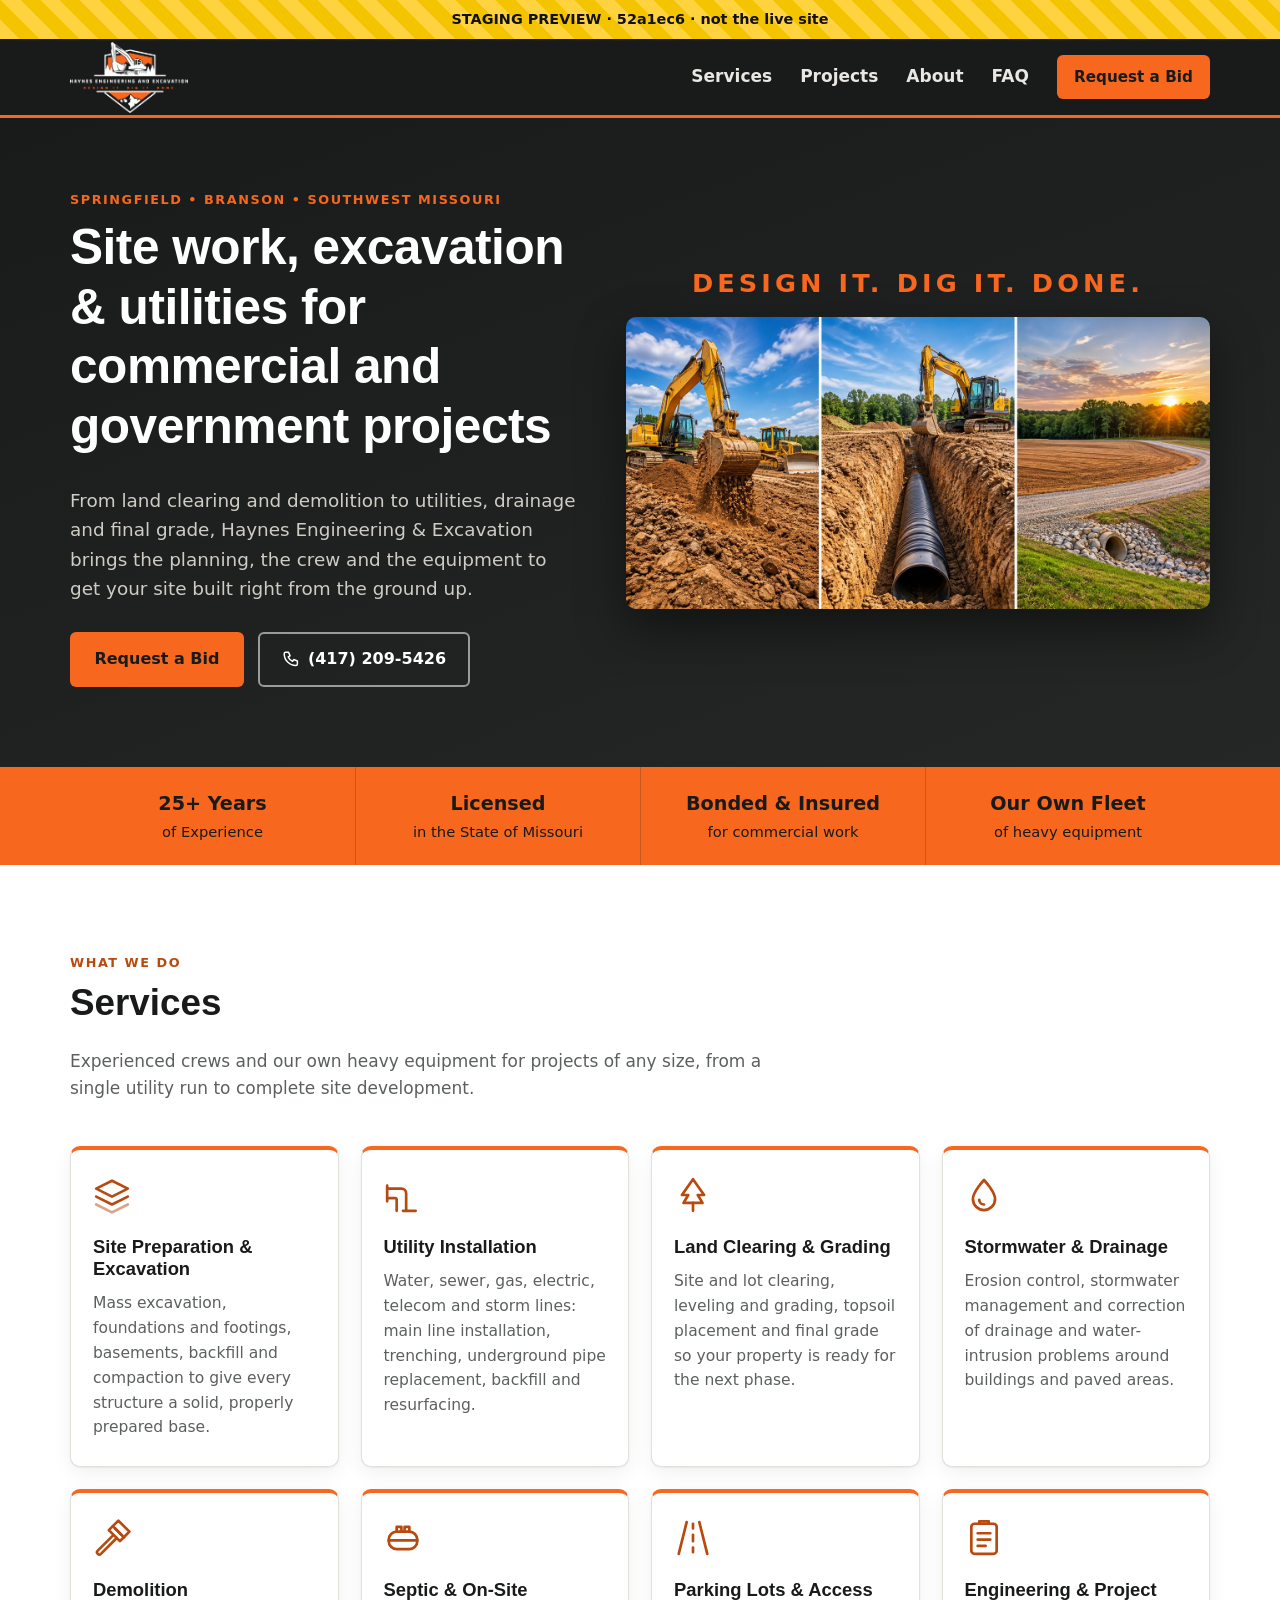
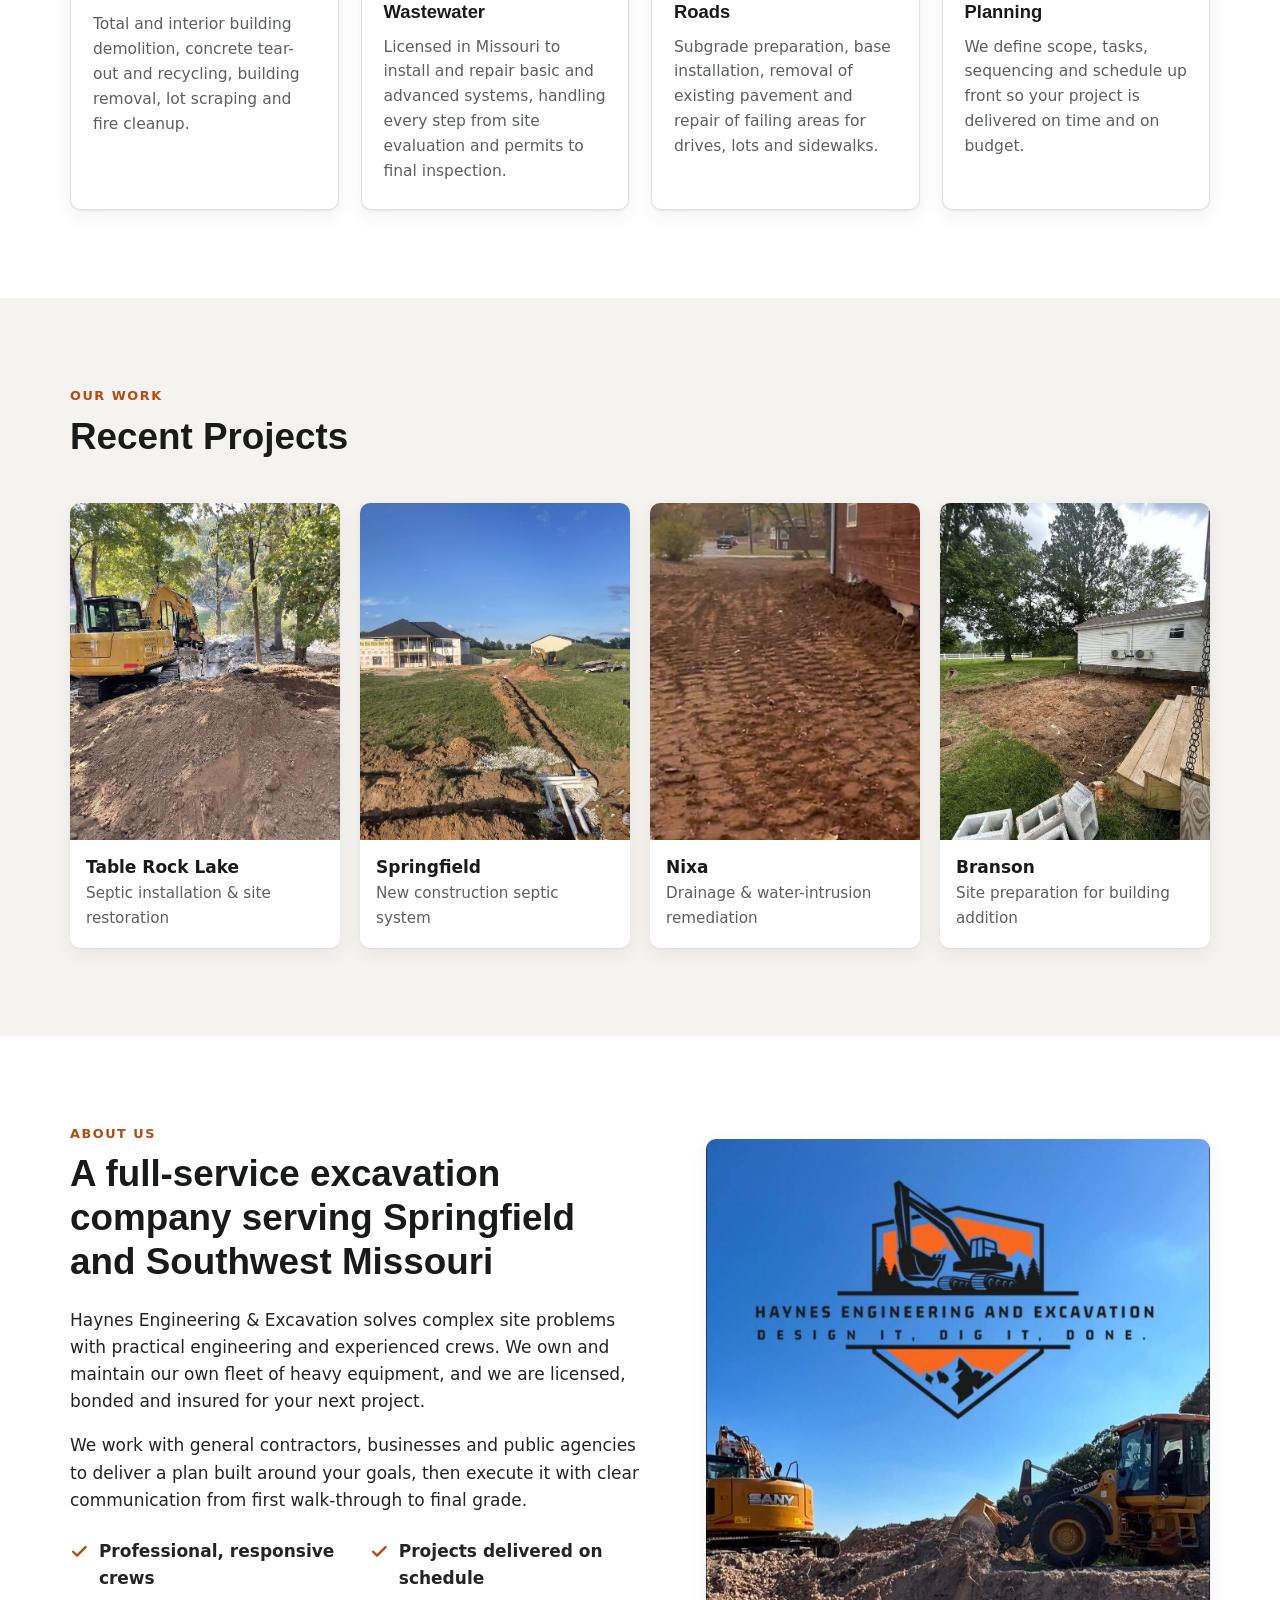
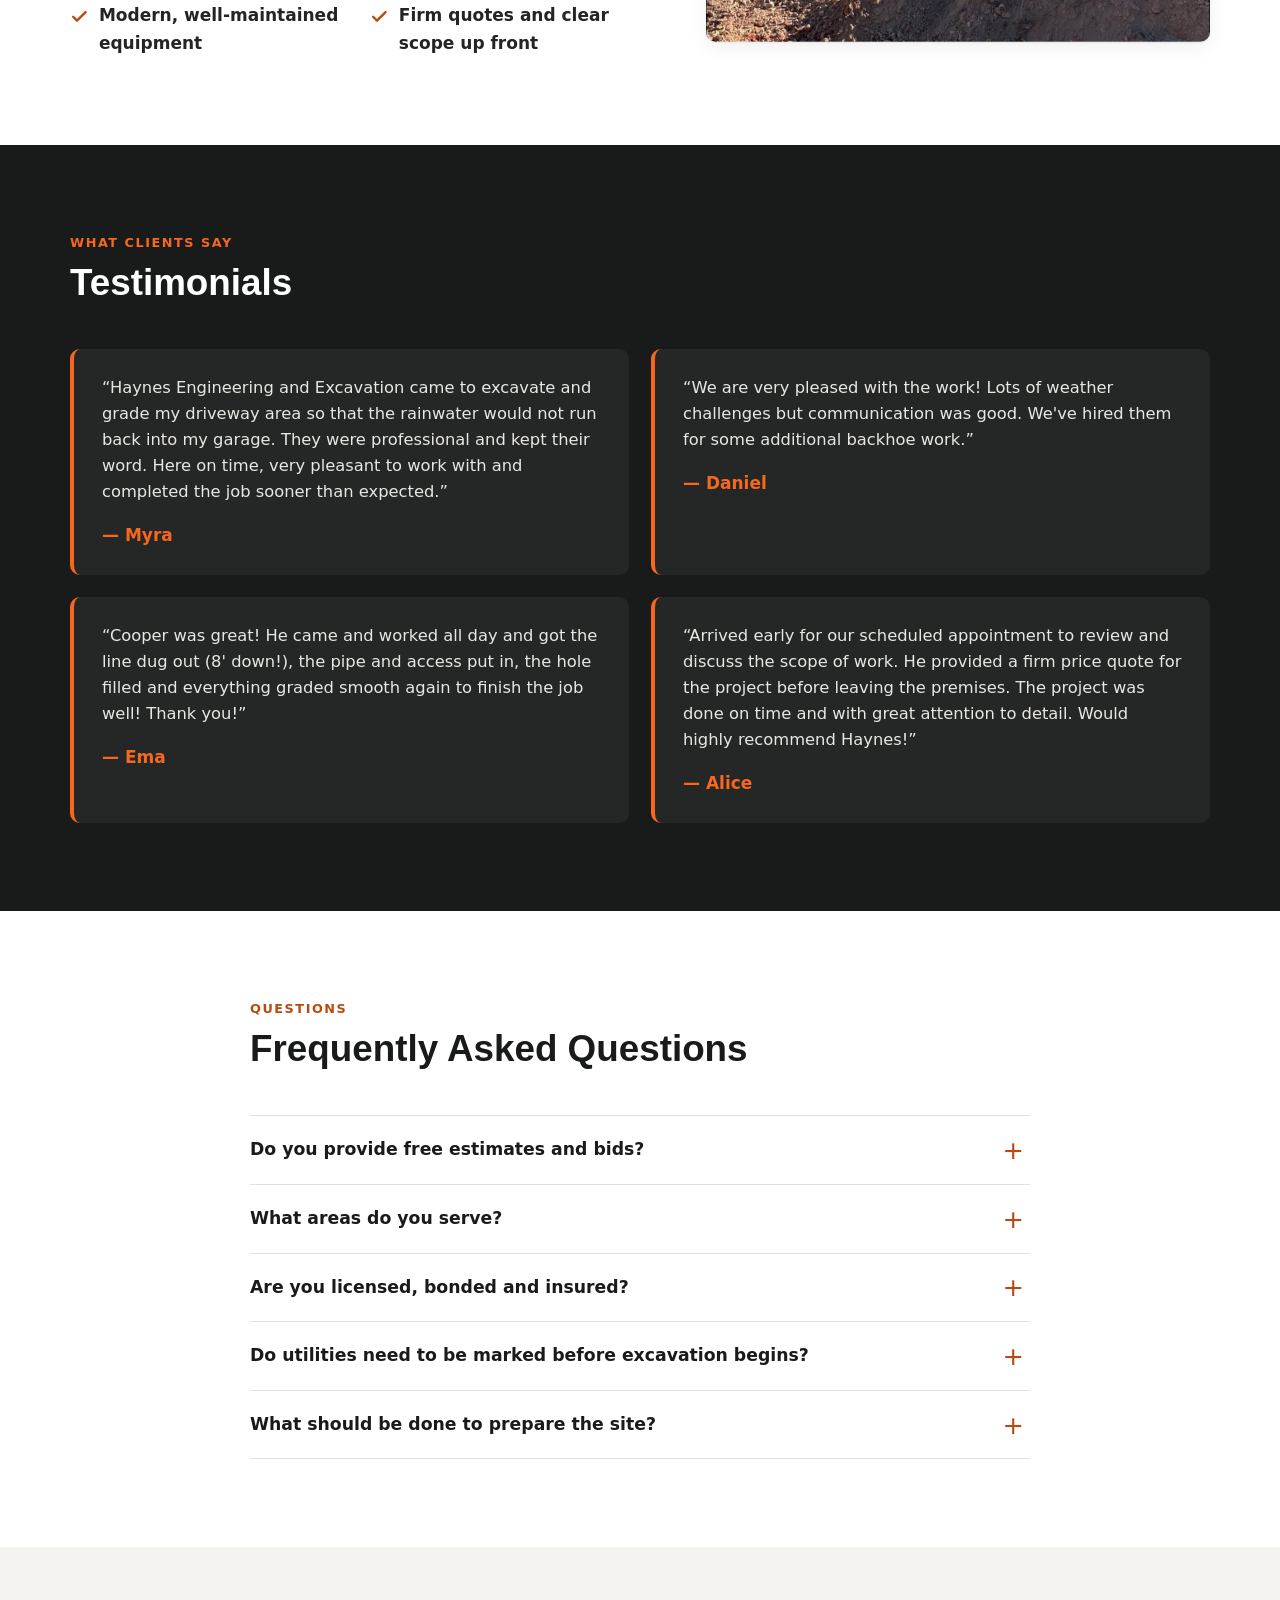
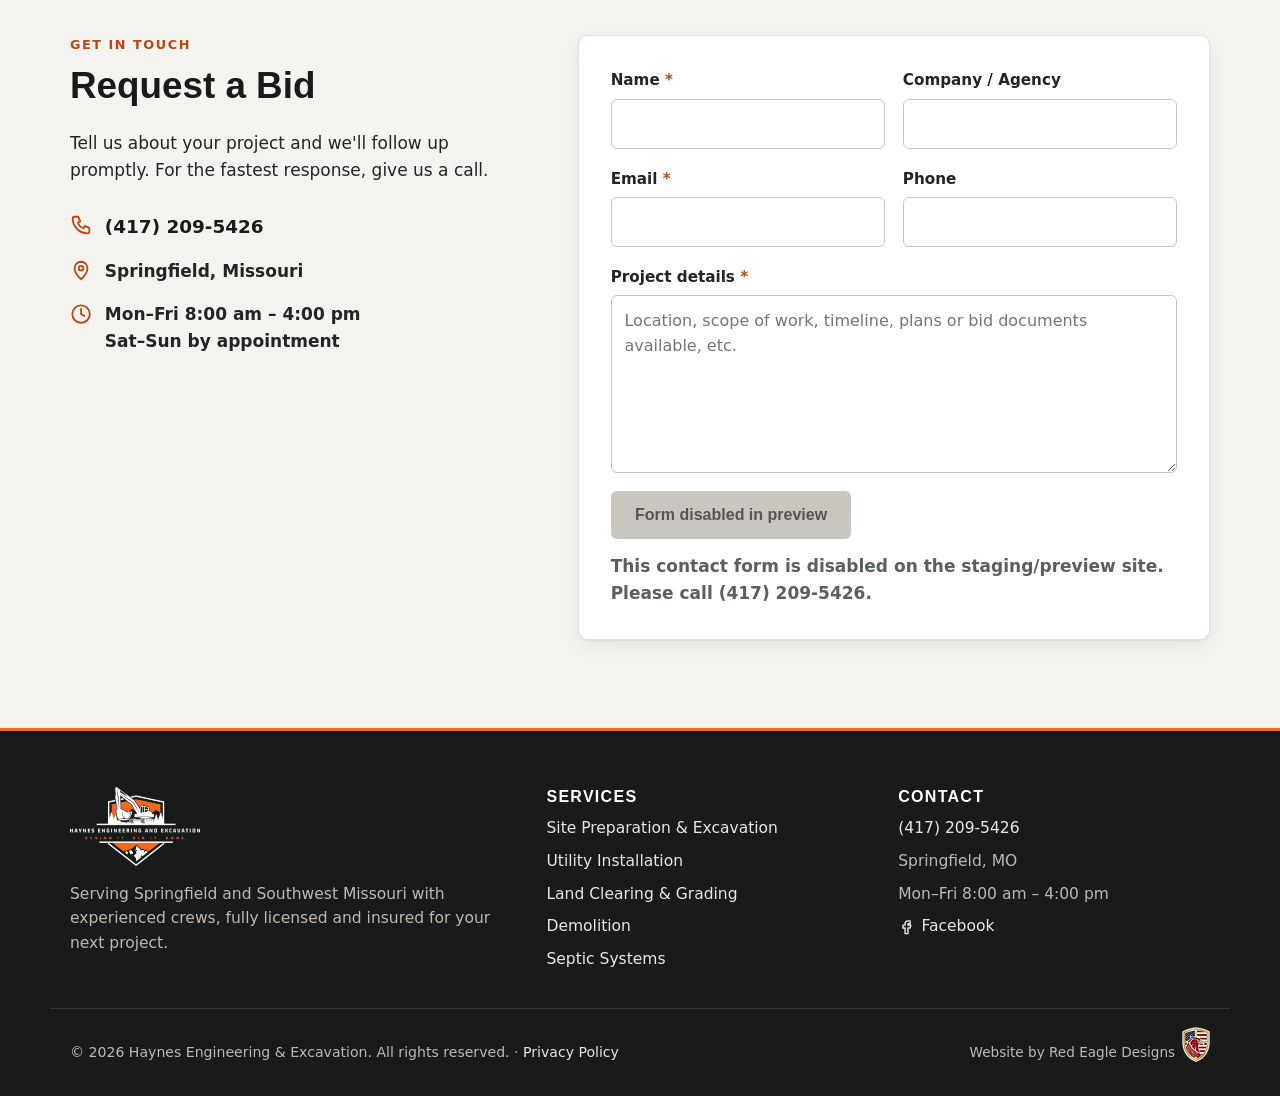
<file: index.html>
<!doctype html>
<html lang="en">
<head>
  <meta charset="utf-8">
  <meta name="viewport" content="width=device-width, initial-scale=1">
  <meta name="robots" content="noindex,nofollow">
  <title>Haynes Engineering &amp; Excavation | Commercial Site Work &amp; Excavation, Springfield MO</title>
  <meta name="description" content="Haynes Engineering &amp; Excavation provides commercial and government site preparation, excavation, utility installation, demolition, grading, drainage and septic systems in Springfield, Branson and Southwest Missouri.">
  <link rel="canonical" href="https://haynes2e.com/">
  <meta property="og:type" content="website">
  <meta property="og:site_name" content="Haynes Engineering &amp; Excavation">
  <meta property="og:locale" content="en_US">
  <meta property="og:title" content="Haynes Engineering &amp; Excavation">
  <meta property="og:description" content="Commercial and government site work, excavation and utilities in Southwest Missouri. Design it. Dig it. Done.">
  <meta property="og:url" content="https://haynes2e.com/">
  <meta property="og:image" content="https://haynes2e.com/assets/img/og-image.jpg">
  <meta property="og:image:width" content="1200">
  <meta property="og:image:height" content="630">
  <meta property="og:image:alt" content="Haynes Engineering and Excavation logo over heavy equipment on a job site">
  <meta name="twitter:card" content="summary_large_image">
  <meta name="twitter:title" content="Haynes Engineering &amp; Excavation">
  <meta name="twitter:description" content="Commercial and government site work, excavation and utilities in Southwest Missouri.">
  <meta name="twitter:image" content="https://haynes2e.com/assets/img/og-image.jpg">
  <meta name="theme-color" content="#191b1a">
  <link rel="icon" href="favicon.png" type="image/png">
  <link rel="apple-touch-icon" href="assets/img/apple-touch-icon.png">
  <link rel="stylesheet" href="assets/css/style.css">
  <script type="application/ld+json">
  {
    "@context": "https://schema.org",
    "@type": "GeneralContractor",
    "name": "Haynes Engineering & Excavation",
    "url": "https://haynes2e.com/",
    "logo": "https://haynes2e.com/assets/img/logo.png",
    "telephone": "+1-417-209-5426",
    "address": {"@type": "PostalAddress", "addressLocality": "Springfield", "addressRegion": "MO", "addressCountry": "US"},
    "areaServed": ["Springfield, MO", "Branson, MO", "Southwest Missouri"],
    "openingHours": "Mo-Fr 08:00-16:00",
    "sameAs": ["https://www.facebook.com/eliteconstructionandexcavation"]
  }
  </script>
</head>
<body>
<div class="staging-banner">STAGING PREVIEW · 52a1ec6 · not the live site</div>
<a class="skip-link" href="#main">Skip to content</a>

<svg width="0" height="0" style="position:absolute" aria-hidden="true">
  <defs>
    <symbol id="i-layers" viewBox="0 0 24 24"><path d="M12 3 2 8l10 5 10-5-10-5Z"/><path d="m2 13 10 5 10-5"/><path d="m2 18 10 5 10-5" opacity=".5"/></symbol>
    <symbol id="i-pipe" viewBox="0 0 24 24"><path d="M2 8h9a3 3 0 0 1 3 3v11"/><path d="M2 14h5a1 1 0 0 1 1 1v7"/><path d="M2 6v10M12 22h8"/></symbol>
    <symbol id="i-tree" viewBox="0 0 24 24"><path d="M12 2 5 12h4l-3 5h12l-3-5h4L12 2Z"/><path d="M12 17v5"/></symbol>
    <symbol id="i-drop" viewBox="0 0 24 24"><path d="M12 2.5S5 10 5 14.5a7 7 0 0 0 14 0C19 10 12 2.5 12 2.5Z"/><path d="M9 15a3 3 0 0 0 3 3"/></symbol>
    <symbol id="i-hammer" viewBox="0 0 24 24"><path d="m14 6 4 4"/><path d="M12.5 4.5 16 1l7 7-3.5 3.5"/><path d="M12.5 4.5 19.5 11.5 17 14 10 7Z"/><path d="M13 10 3 20a1.4 1.4 0 0 0 2 2l10-10"/></symbol>
    <symbol id="i-tank" viewBox="0 0 24 24"><rect x="3" y="8" width="18" height="11" rx="5"/><path d="M8 8V5h3v3M13 8V5h3v3M3 13.5h18"/></symbol>
    <symbol id="i-road" viewBox="0 0 24 24"><path d="M8 2 3 22M16 2l5 20M12 3v3M12 10v4M12 18v3"/></symbol>
    <symbol id="i-plan" viewBox="0 0 24 24"><rect x="4" y="3" width="16" height="19" rx="2"/><path d="M9 3V1.5h6V3M8 9h8M8 13h8M8 17h5"/></symbol>
    <symbol id="i-phone" viewBox="0 0 24 24"><path d="M5 3h4l2 5-2.5 1.5a11 11 0 0 0 6 6L16 13l5 2v4a2 2 0 0 1-2 2A16 16 0 0 1 3 5a2 2 0 0 1 2-2Z"/></symbol>
    <symbol id="i-pin" viewBox="0 0 24 24"><path d="M12 22s7-6.5 7-12a7 7 0 0 0-14 0c0 5.5 7 12 7 12Z"/><circle cx="12" cy="10" r="2.5"/></symbol>
    <symbol id="i-clock" viewBox="0 0 24 24"><circle cx="12" cy="12" r="9.5"/><path d="M12 6.5V12l3.5 2"/></symbol>
    <symbol id="i-check" viewBox="0 0 24 24"><path d="m4 12.5 5 5L20 6.5"/></symbol>
    <symbol id="i-fb" viewBox="0 0 24 24"><path d="M14 8h3V4h-3a4 4 0 0 0-4 4v2H7v4h3v8h4v-8h3l1-4h-4V8Z"/></symbol>
  </defs>
</svg>

<header class="site-header">
  <div class="container header-inner">
    <a class="brand" href="./" aria-label="Haynes Engineering &amp; Excavation home">
      <img src="assets/img/logo-light.png" alt="Haynes Engineering and Excavation" width="160" height="96">
    </a>
    <button class="nav-toggle" aria-expanded="false" aria-controls="site-nav">
      <span class="sr-only">Menu</span><span class="bar"></span><span class="bar"></span><span class="bar"></span>
    </button>
    <nav id="site-nav" class="site-nav" aria-label="Main">
      <a href="#services">Services</a>
      <a href="#projects">Projects</a>
      <a href="#about">About</a>
      <a href="#faq">FAQ</a>
      <a href="#contact" class="btn btn-primary btn-sm">Request a Bid</a>
    </nav>
  </div>
</header>

<main id="main">

  <section class="hero">
    <div class="container hero-inner">
      <div class="hero-copy">
        <p class="eyebrow">Springfield &bull; Branson &bull; Southwest Missouri</p>
        <h1>Site work, excavation &amp; utilities for commercial and government projects</h1>
        <p class="lead">From land clearing and demolition to utilities, drainage and final grade, Haynes Engineering &amp; Excavation brings the planning, the crew and the equipment to get your site built right from the ground up.</p>
        <div class="hero-actions">
          <a href="#contact" class="btn btn-primary">Request a Bid</a>
          <a href="tel:+14172095426" class="btn btn-outline"><svg class="icon"><use href="#i-phone"/></svg>(417) 209-5426</a>
        </div>
      </div>
      <figure class="hero-media">
        <p class="tagline">Design it. Dig it. Done.</p>
        <img src="assets/img/hero-site-work.jpg" alt="Excavator and dozer on a job site, a utility pipe laid in an open trench, and a finished graded site" width="1400" height="700">
      </figure>
    </div>
  </section>

  <section class="stats" aria-label="Company highlights">
    <div class="container stats-grid">
      <div><strong>25+ Years</strong><span>of Experience</span></div>
      <div><strong>Licensed</strong><span>in the State of Missouri</span></div>
      <div><strong>Bonded &amp; Insured</strong><span>for commercial work</span></div>
      <div><strong>Our Own Fleet</strong><span>of heavy equipment</span></div>
    </div>
  </section>

  <section id="services" class="section">
    <div class="container">
      <header class="section-head">
        <p class="eyebrow">What We Do</p>
        <h2>Services</h2>
        <p>Experienced crews and our own heavy equipment for projects of any size, from a single utility run to complete site development.</p>
      </header>
      <div class="cards">
        <article class="card">
          <svg class="card-icon"><use href="#i-layers"/></svg>
          <h3>Site Preparation &amp; Excavation</h3>
          <p>Mass excavation, foundations and footings, basements, backfill and compaction to give every structure a solid, properly prepared base.</p>
        </article>
        <article class="card">
          <svg class="card-icon"><use href="#i-pipe"/></svg>
          <h3>Utility Installation</h3>
          <p>Water, sewer, gas, electric, telecom and storm lines: main line installation, trenching, underground pipe replacement, backfill and resurfacing.</p>
        </article>
        <article class="card">
          <svg class="card-icon"><use href="#i-tree"/></svg>
          <h3>Land Clearing &amp; Grading</h3>
          <p>Site and lot clearing, leveling and grading, topsoil placement and final grade so your property is ready for the next phase.</p>
        </article>
        <article class="card">
          <svg class="card-icon"><use href="#i-drop"/></svg>
          <h3>Stormwater &amp; Drainage</h3>
          <p>Erosion control, stormwater management and correction of drainage and water-intrusion problems around buildings and paved areas.</p>
        </article>
        <article class="card">
          <svg class="card-icon"><use href="#i-hammer"/></svg>
          <h3>Demolition</h3>
          <p>Total and interior building demolition, concrete tear-out and recycling, building removal, lot scraping and fire cleanup.</p>
        </article>
        <article class="card">
          <svg class="card-icon"><use href="#i-tank"/></svg>
          <h3>Septic &amp; On-Site Wastewater</h3>
          <p>Licensed in Missouri to install and repair basic and advanced systems, handling every step from site evaluation and permits to final inspection.</p>
        </article>
        <article class="card">
          <svg class="card-icon"><use href="#i-road"/></svg>
          <h3>Parking Lots &amp; Access Roads</h3>
          <p>Subgrade preparation, base installation, removal of existing pavement and repair of failing areas for drives, lots and sidewalks.</p>
        </article>
        <article class="card">
          <svg class="card-icon"><use href="#i-plan"/></svg>
          <h3>Engineering &amp; Project Planning</h3>
          <p>We define scope, tasks, sequencing and schedule up front so your project is delivered on time and on budget.</p>
        </article>
      </div>
    </div>
  </section>

  <section id="projects" class="section section-alt">
    <div class="container">
      <header class="section-head">
        <p class="eyebrow">Our Work</p>
        <h2>Recent Projects</h2>
      </header>
      <div class="projects">
        <figure class="project">
          <img src="assets/img/project-table-rock-lake.jpg" alt="Excavator preparing a lakeside site at Table Rock Lake" width="675" height="900" loading="lazy">
          <figcaption><strong>Table Rock Lake</strong><span>Septic installation &amp; site restoration</span></figcaption>
        </figure>
        <figure class="project">
          <img src="assets/img/project-springfield-septic.jpg" alt="Trench and piping for a new construction septic system in Springfield" width="675" height="900" loading="lazy">
          <figcaption><strong>Springfield</strong><span>New construction septic system</span></figcaption>
        </figure>
        <figure class="project">
          <img src="assets/img/project-nixa-drainage.jpg" alt="Regraded soil along a building foundation to correct drainage in Nixa" width="862" height="518" loading="lazy">
          <figcaption><strong>Nixa</strong><span>Drainage &amp; water-intrusion remediation</span></figcaption>
        </figure>
        <figure class="project">
          <img src="assets/img/project-branson-site-prep.jpg" alt="Excavated pad prepared for a building addition in Branson" width="675" height="900" loading="lazy">
          <figcaption><strong>Branson</strong><span>Site preparation for building addition</span></figcaption>
        </figure>
      </div>
    </div>
  </section>

  <section id="about" class="section">
    <div class="container about">
      <div class="about-copy">
        <p class="eyebrow">About Us</p>
        <h2>A full-service excavation company serving Springfield and Southwest Missouri</h2>
        <p>Haynes Engineering &amp; Excavation solves complex site problems with practical engineering and experienced crews. We own and maintain our own fleet of heavy equipment, and we are licensed, bonded and insured for your next project.</p>
        <p>We work with general contractors, businesses and public agencies to deliver a plan built around your goals, then execute it with clear communication from first walk-through to final grade.</p>
        <ul class="checklist">
          <li><svg class="icon"><use href="#i-check"/></svg>Professional, responsive crews</li>
          <li><svg class="icon"><use href="#i-check"/></svg>Projects delivered on schedule</li>
          <li><svg class="icon"><use href="#i-check"/></svg>Modern, well-maintained equipment</li>
          <li><svg class="icon"><use href="#i-check"/></svg>Firm quotes and clear scope up front</li>
        </ul>
      </div>
      <figure class="about-media">
        <img src="assets/img/about-crew.jpg" alt="Haynes Engineering and Excavation equipment on a job site" width="900" height="898" loading="lazy">
      </figure>
    </div>
  </section>


  <section class="section section-dark">
    <div class="container">
      <header class="section-head">
        <p class="eyebrow">What Clients Say</p>
        <h2>Testimonials</h2>
      </header>
      <div class="quotes">
        <blockquote>
          <p>Haynes Engineering and Excavation came to excavate and grade my driveway area so that the rainwater would not run back into my garage. They were professional and kept their word. Here on time, very pleasant to work with and completed the job sooner than expected.</p>
          <footer>Myra</footer>
        </blockquote>
        <blockquote>
          <p>We are very pleased with the work! Lots of weather challenges but communication was good. We've hired them for some additional backhoe work.</p>
          <footer>Daniel</footer>
        </blockquote>
        <blockquote>
          <p>Cooper was great! He came and worked all day and got the line dug out (8' down!), the pipe and access put in, the hole filled and everything graded smooth again to finish the job well! Thank you!</p>
          <footer>Ema</footer>
        </blockquote>
        <blockquote>
          <p>Arrived early for our scheduled appointment to review and discuss the scope of work. He provided a firm price quote for the project before leaving the premises. The project was done on time and with great attention to detail. Would highly recommend Haynes!</p>
          <footer>Alice</footer>
        </blockquote>
      </div>
    </div>
  </section>

  <section id="faq" class="section">
    <div class="container narrow">
      <header class="section-head">
        <p class="eyebrow">Questions</p>
        <h2>Frequently Asked Questions</h2>
      </header>
      <details>
        <summary>Do you provide free estimates and bids?</summary>
        <p>Yes. We'll review your plans or walk the site, help define what's needed and how long it will take, and provide a firm quote.</p>
      </details>
      <details>
        <summary>What areas do you serve?</summary>
        <p>We're based in Springfield, Missouri and work throughout Springfield, Branson and the surrounding counties of Southwest Missouri.</p>
      </details>
      <details>
        <summary>Are you licensed, bonded and insured?</summary>
        <p>Yes. We are licensed in the State of Missouri, including for basic and advanced septic systems, and we are bonded and insured.</p>
      </details>
      <details>
        <summary>Do utilities need to be marked before excavation begins?</summary>
        <p>We coordinate utility locates through Missouri 811 before any digging. Private utilities that 811 does not mark, such as private electric, irrigation or low-voltage lines, should be identified by the property owner. Let us know about them ahead of time so the project stays on schedule.</p>
      </details>
      <details>
        <summary>What should be done to prepare the site?</summary>
        <p>Make the work area as accessible as possible, remove materials or objects that could be in the way, and share any known underground lines or structures with us before work begins.</p>
      </details>
    </div>
  </section>

  <section id="contact" class="section section-alt">
    <div class="container contact">
      <div class="contact-info">
        <p class="eyebrow">Get In Touch</p>
        <h2>Request a Bid</h2>
        <p>Tell us about your project and we'll follow up promptly. For the fastest response, give us a call.</p>
        <ul class="info-list">
          <li><svg class="icon"><use href="#i-phone"/></svg><a href="tel:+14172095426">(417) 209-5426</a></li>
          <li><svg class="icon"><use href="#i-pin"/></svg>Springfield, Missouri</li>
          <li><svg class="icon"><use href="#i-clock"/></svg><span>Mon&ndash;Fri 8:00 am &ndash; 4:00 pm<br>Sat&ndash;Sun by appointment</span></li>
        </ul>
      </div>

      <form id="contact-form" class="contact-form" action="https://api.web3forms.com/submit" method="POST" data-access-key="__WEB3FORMS_ACCESS_KEY__" novalidate>
        <input type="hidden" name="access_key" value="">
        <input type="hidden" name="subject" value="New inquiry from haynes2e.com">
        <input type="hidden" name="from_name" value="haynes2e.com website">
        <!-- Honeypot: real visitors never see or fill this field. -->
        <div class="hp" aria-hidden="true">
          <label>Leave this empty <input type="checkbox" name="botcheck" tabindex="-1" autocomplete="off"></label>
        </div>

        <div class="field-row">
          <div class="field">
            <label for="f-name">Name <span aria-hidden="true">*</span></label>
            <input id="f-name" name="name" type="text" autocomplete="name" required maxlength="100">
          </div>
          <div class="field">
            <label for="f-company">Company / Agency</label>
            <input id="f-company" name="company" type="text" autocomplete="organization" maxlength="150">
          </div>
        </div>
        <div class="field-row">
          <div class="field">
            <label for="f-email">Email <span aria-hidden="true">*</span></label>
            <input id="f-email" name="email" type="email" autocomplete="email" required maxlength="150">
          </div>
          <div class="field">
            <label for="f-phone">Phone</label>
            <input id="f-phone" name="phone" type="tel" autocomplete="tel" maxlength="30">
          </div>
        </div>
        <div class="field">
          <label for="f-message">Project details <span aria-hidden="true">*</span></label>
          <textarea id="f-message" name="message" rows="6" required maxlength="5000" placeholder="Location, scope of work, timeline, plans or bid documents available, etc."></textarea>
        </div>
        <button type="submit" class="btn btn-primary">Send Message</button>
        <p class="form-status" role="status" aria-live="polite"></p>
      </form>
    </div>
  </section>

</main>

<footer class="site-footer">
  <div class="container footer-inner">
    <div>
      <img src="assets/img/logo-light.png" alt="Haynes Engineering and Excavation" width="140" height="84" loading="lazy">
      <p>Serving Springfield and Southwest Missouri with experienced crews, fully licensed and insured for your next project.</p>
    </div>
    <div>
      <h3>Services</h3>
      <ul>
        <li><a href="#services">Site Preparation &amp; Excavation</a></li>
        <li><a href="#services">Utility Installation</a></li>
        <li><a href="#services">Land Clearing &amp; Grading</a></li>
        <li><a href="#services">Demolition</a></li>
        <li><a href="#services">Septic Systems</a></li>
      </ul>
    </div>
    <div>
      <h3>Contact</h3>
      <ul>
        <li><a href="tel:+14172095426">(417) 209-5426</a></li>
        <li>Springfield, MO</li>
        <li>Mon&ndash;Fri 8:00 am &ndash; 4:00 pm</li>
        <li><a href="https://www.facebook.com/eliteconstructionandexcavation" rel="noopener" target="_blank"><svg class="icon"><use href="#i-fb"/></svg>Facebook</a></li>
      </ul>
    </div>
  </div>
  <div class="container footer-bottom">
    <p>&copy; <span id="year">2026</span> Haynes Engineering &amp; Excavation. All rights reserved. &middot; <a href="privacy.html">Privacy Policy</a></p>
    <a class="credit" href="https://goredmo.com/" rel="noopener" target="_blank">
      <span>Website by Red Eagle Designs</span>
      <img src="assets/img/red-eagle-designs-1x.png" srcset="assets/img/red-eagle-designs-1x.png 1x, assets/img/red-eagle-designs-2x.png 2x, assets/img/red-eagle-designs-3x.png 3x" alt="" width="28" height="35" loading="lazy">
    </a>
  </div>
</footer>

<script src="assets/js/main.js" defer></script>
</body>
</html>
</file>
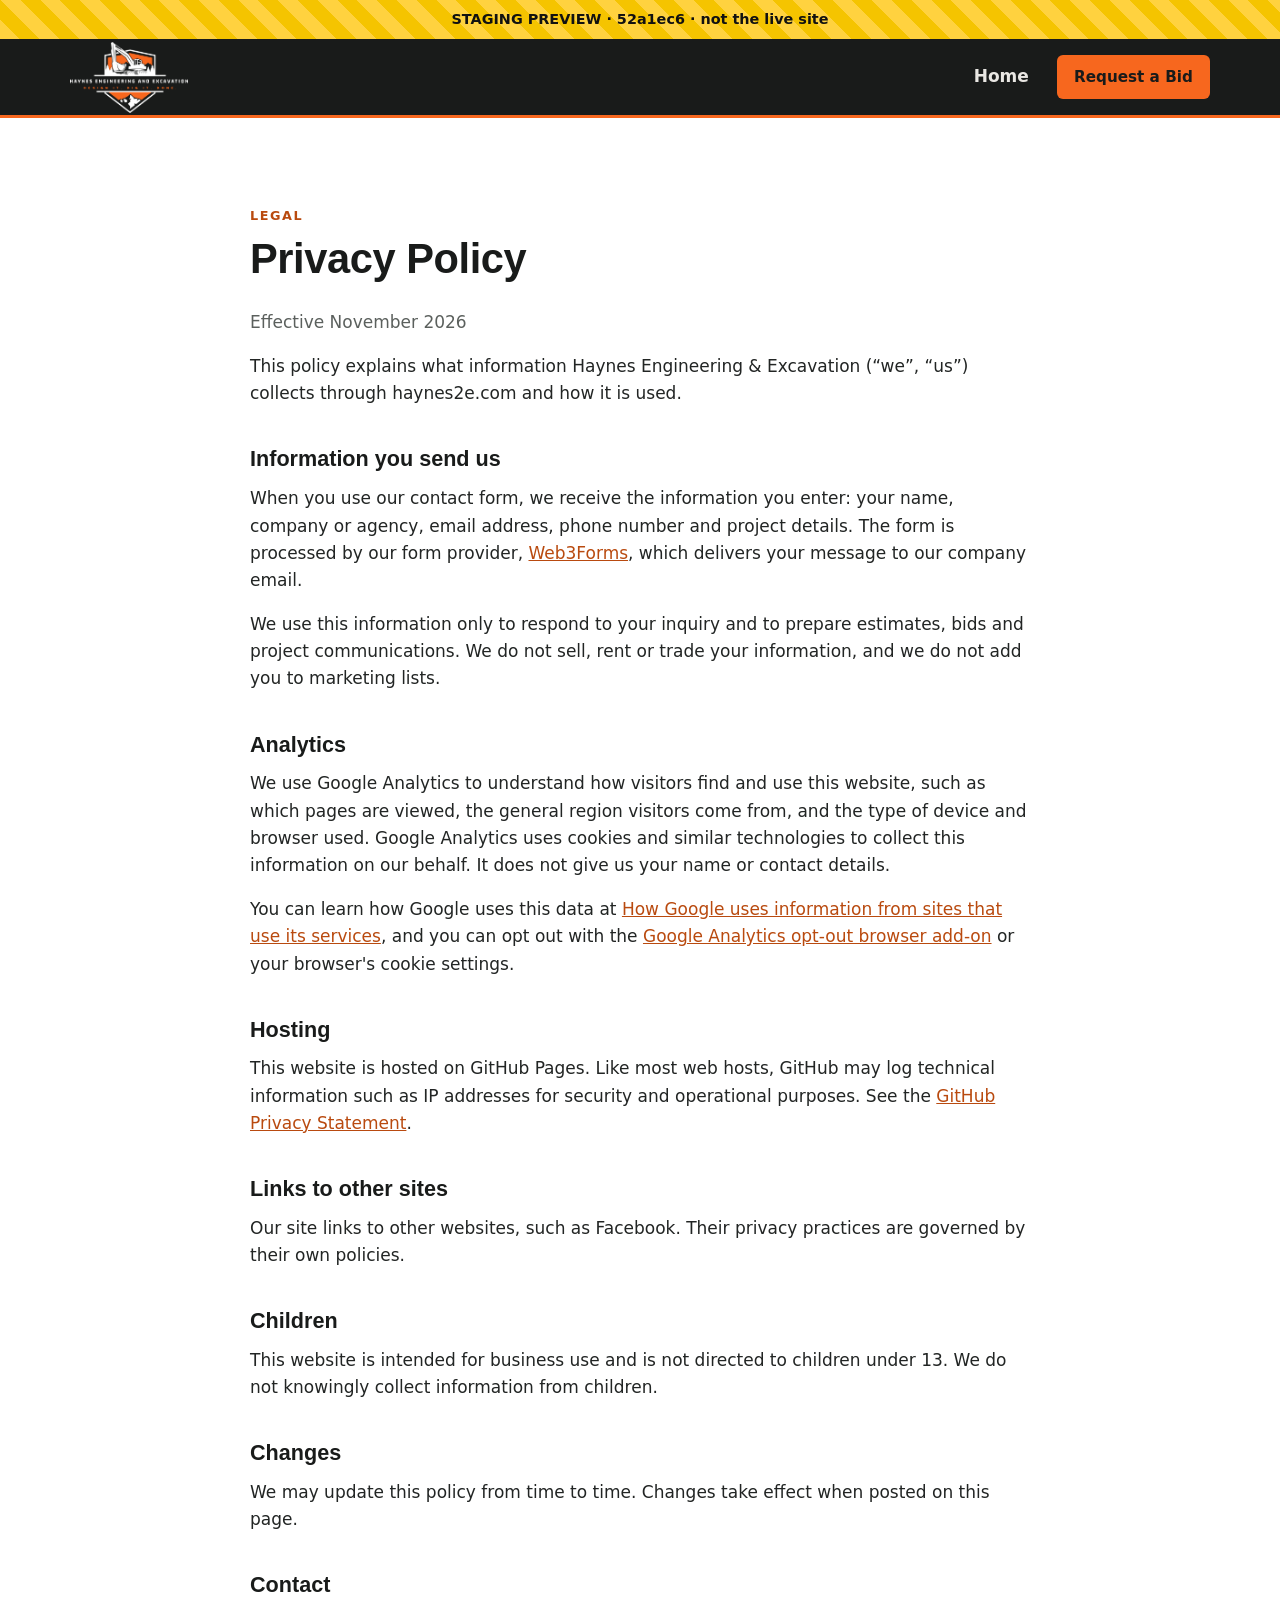
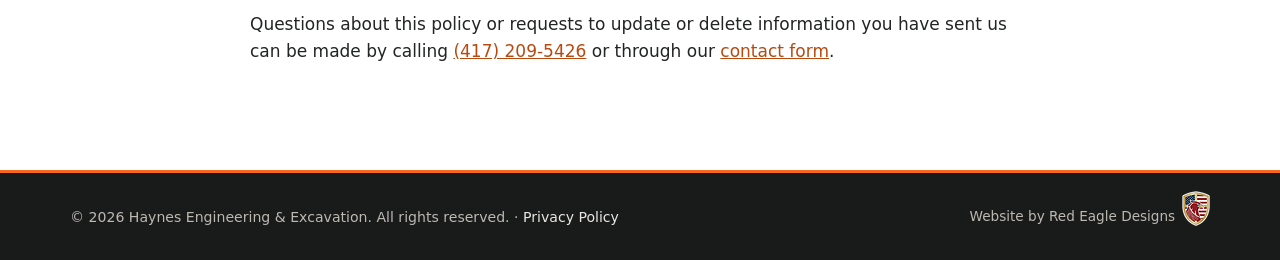
<file: privacy.html>
<!doctype html>
<html lang="en">
<head>
  <meta charset="utf-8">
  <meta name="viewport" content="width=device-width, initial-scale=1">
  <meta name="robots" content="noindex,nofollow">
  <title>Privacy Policy | Haynes Engineering &amp; Excavation</title>
  <meta name="description" content="How Haynes Engineering &amp; Excavation handles information submitted through haynes2e.com.">
  <link rel="canonical" href="https://haynes2e.com/privacy.html">
  <meta name="theme-color" content="#191b1a">
  <link rel="icon" href="favicon.png" type="image/png">
  <link rel="apple-touch-icon" href="assets/img/apple-touch-icon.png">
  <link rel="stylesheet" href="assets/css/style.css">
</head>
<body>
<div class="staging-banner">STAGING PREVIEW · 52a1ec6 · not the live site</div>
<a class="skip-link" href="#main">Skip to content</a>

<header class="site-header">
  <div class="container header-inner">
    <a class="brand" href="./" aria-label="Haynes Engineering &amp; Excavation home">
      <img src="assets/img/logo-light.png" alt="Haynes Engineering and Excavation" width="160" height="96">
    </a>
    <nav class="site-nav site-nav-static" aria-label="Main">
      <a href="./">Home</a>
      <a href="./#contact" class="btn btn-primary btn-sm">Request a Bid</a>
    </nav>
  </div>
</header>

<main id="main" class="section">
  <div class="container narrow prose">
    <p class="eyebrow">Legal</p>
    <h1>Privacy Policy</h1>
    <p class="muted">Effective November 2026</p>

    <p>This policy explains what information Haynes Engineering &amp; Excavation (&ldquo;we&rdquo;, &ldquo;us&rdquo;) collects through haynes2e.com and how it is used.</p>

    <h2>Information you send us</h2>
    <p>When you use our contact form, we receive the information you enter: your name, company or agency, email address, phone number and project details. The form is processed by our form provider, <a href="https://web3forms.com/privacy" rel="noopener">Web3Forms</a>, which delivers your message to our company email.</p>
    <p>We use this information only to respond to your inquiry and to prepare estimates, bids and project communications. We do not sell, rent or trade your information, and we do not add you to marketing lists.</p>

    <h2>Analytics</h2>
    <p>We use Google Analytics to understand how visitors find and use this website, such as which pages are viewed, the general region visitors come from, and the type of device and browser used. Google Analytics uses cookies and similar technologies to collect this information on our behalf. It does not give us your name or contact details.</p>
    <p>You can learn how Google uses this data at <a href="https://policies.google.com/technologies/partner-sites" rel="noopener">How Google uses information from sites that use its services</a>, and you can opt out with the <a href="https://tools.google.com/dlpage/gaoptout" rel="noopener">Google Analytics opt-out browser add-on</a> or your browser's cookie settings.</p>

    <h2>Hosting</h2>
    <p>This website is hosted on GitHub Pages. Like most web hosts, GitHub may log technical information such as IP addresses for security and operational purposes. See the <a href="https://docs.github.com/en/site-policy/privacy-policies/github-general-privacy-statement" rel="noopener">GitHub Privacy Statement</a>.</p>

    <h2>Links to other sites</h2>
    <p>Our site links to other websites, such as Facebook. Their privacy practices are governed by their own policies.</p>

    <h2>Children</h2>
    <p>This website is intended for business use and is not directed to children under 13. We do not knowingly collect information from children.</p>

    <h2>Changes</h2>
    <p>We may update this policy from time to time. Changes take effect when posted on this page.</p>

    <h2>Contact</h2>
    <p>Questions about this policy or requests to update or delete information you have sent us can be made by calling <a href="tel:+14172095426">(417) 209-5426</a> or through our <a href="./#contact">contact form</a>.</p>
  </div>
</main>

<footer class="site-footer">
  <div class="container footer-bottom">
    <p>&copy; <span id="year">2026</span> Haynes Engineering &amp; Excavation. All rights reserved. &middot; <a href="privacy.html">Privacy Policy</a></p>
    <a class="credit" href="https://goredmo.com/" rel="noopener" target="_blank">
      <span>Website by Red Eagle Designs</span>
      <img src="assets/img/red-eagle-designs-1x.png" srcset="assets/img/red-eagle-designs-1x.png 1x, assets/img/red-eagle-designs-2x.png 2x, assets/img/red-eagle-designs-3x.png 3x" alt="" width="28" height="35" loading="lazy">
    </a>
  </div>
</footer>

<script src="assets/js/main.js" defer></script>
</body>
</html>
</file>
<file: assets/css/style.css>
/* Haynes Engineering & Excavation */
:root {
  --orange: #f7671e;
  --orange-dark: #b94a0f;     /* accessible orange for text on light backgrounds */
  --charcoal: #191b1a;
  --charcoal-2: #242725;
  --ink: #222524;
  --muted: #5b605d;
  --line: #e3e1dc;
  --bg: #ffffff;
  --bg-alt: #f5f3ef;
  --radius: 10px;
  --shadow: 0 1px 2px rgba(0,0,0,.06), 0 6px 20px rgba(0,0,0,.06);
  --font: system-ui, -apple-system, "Segoe UI", Roboto, "Helvetica Neue", Arial, sans-serif;
  --font-head: "Segoe UI", Roboto, "Helvetica Neue", Arial, system-ui, sans-serif;
}

*, *::before, *::after { box-sizing: border-box; }
html { scroll-behavior: smooth; scroll-padding-top: 84px; -webkit-text-size-adjust: 100%; }
body {
  margin: 0;
  font-family: var(--font);
  font-size: 1.0625rem;
  line-height: 1.6;
  color: var(--ink);
  background: var(--bg);
}
img { max-width: 100%; height: auto; display: block; }
a { color: var(--orange-dark); }
a:hover { color: var(--charcoal); }
h1, h2, h3 { font-family: var(--font-head); line-height: 1.2; margin: 0 0 .6em; color: var(--charcoal); }
h1 { font-size: clamp(2rem, 4.2vw, 3.1rem); font-weight: 800; letter-spacing: -.01em; }
h2 { font-size: clamp(1.6rem, 3vw, 2.3rem); font-weight: 800; }
h3 { font-size: 1.15rem; font-weight: 700; }
p { margin: 0 0 1em; }

.container { width: 100%; max-width: 1180px; margin: 0 auto; padding: 0 20px; }
.narrow { max-width: 820px; }
.sr-only, .hp {
  position: absolute !important; width: 1px; height: 1px; padding: 0; margin: -1px;
  overflow: hidden; clip: rect(0 0 0 0); white-space: nowrap; border: 0;
}
.skip-link { position: absolute; left: -9999px; top: 0; background: var(--orange); color: var(--charcoal); padding: 8px 14px; z-index: 100; }
.skip-link:focus { left: 8px; top: 8px; }
:focus-visible { outline: 3px solid var(--orange); outline-offset: 2px; }

.icon { width: 1.1em; height: 1.1em; flex: none; fill: none; stroke: currentColor; stroke-width: 2; stroke-linecap: round; stroke-linejoin: round; vertical-align: -.15em; }

/* Buttons */
.btn {
  display: inline-flex; align-items: center; gap: .5em;
  padding: .8em 1.4em; border-radius: 6px; border: 2px solid transparent;
  font-weight: 700; font-size: 1rem; text-decoration: none; cursor: pointer;
  transition: background-color .15s, color .15s, border-color .15s;
}
.btn-sm { padding: .5em 1em; font-size: .95rem; }
.btn-primary { background: var(--orange); color: var(--charcoal); }
.btn-primary:hover { background: #ff8240; color: var(--charcoal); }
.btn-primary:disabled { background: #c9c6c0; color: #555; cursor: not-allowed; }
.btn-outline { border-color: rgba(255,255,255,.55); color: #fff; }
.btn-outline:hover { border-color: #fff; background: rgba(255,255,255,.08); color: #fff; }
.btn-outline-dark { border-color: var(--charcoal); color: var(--charcoal); }

.eyebrow {
  text-transform: uppercase; letter-spacing: .12em; font-size: .8rem; font-weight: 700;
  color: var(--orange-dark); margin-bottom: .6em;
}

/* Header */
.site-header {
  position: sticky; top: 0; z-index: 50;
  background: var(--charcoal); border-bottom: 3px solid var(--orange);
}
.header-inner { display: flex; align-items: center; justify-content: space-between; min-height: 76px; gap: 16px; }
.brand img { width: 118px; height: auto; }
.site-nav { display: flex; align-items: center; gap: 28px; }
.site-nav a:not(.btn) { color: #e9e7e3; text-decoration: none; font-weight: 600; }
.site-nav a:not(.btn):hover { color: var(--orange); }
.nav-toggle { display: none; background: none; border: 0; padding: 10px; cursor: pointer; }
.nav-toggle .bar { display: block; width: 26px; height: 3px; margin: 5px 0; background: #fff; border-radius: 2px; transition: transform .2s, opacity .2s; }
.nav-toggle[aria-expanded="true"] .bar:nth-child(2) { transform: translateY(8px) rotate(45deg); }
.nav-toggle[aria-expanded="true"] .bar:nth-child(3) { opacity: 0; }
.nav-toggle[aria-expanded="true"] .bar:nth-child(4) { transform: translateY(-8px) rotate(-45deg); }

/* Hero */
.hero { background: linear-gradient(160deg, var(--charcoal) 0%, var(--charcoal-2) 100%); color: #e9e7e3; padding: 72px 0 80px; }
.hero h1 { color: #fff; }
.hero .eyebrow { color: var(--orange); }
.hero-inner { display: grid; grid-template-columns: 1fr 1.15fr; gap: 48px; align-items: center; }
.lead { font-size: 1.15rem; color: #cfccc6; max-width: 38em; }
.hero-actions { display: flex; flex-wrap: wrap; gap: 14px; margin: 28px 0 0; }
.tagline { font-weight: 800; letter-spacing: .16em; text-transform: uppercase; font-size: clamp(1.15rem, 2vw, 1.6rem); line-height: 1.2; color: var(--orange); margin: 0 0 18px; text-align: center; }
.hero-media { margin: 0; }
.hero-media img { border-radius: var(--radius); box-shadow: 0 20px 50px rgba(0,0,0,.45); width: 100%; height: auto; }

/* Stats */
.stats { background: var(--orange); color: var(--charcoal); }
.stats-grid { display: grid; grid-template-columns: repeat(4, 1fr); }
.stats-grid > div { padding: 22px 16px; text-align: center; display: flex; flex-direction: column; }
.stats-grid > div + div { border-left: 1px solid rgba(25,27,26,.2); }
.stats strong { font-size: 1.2rem; font-weight: 800; }
.stats span { font-size: .92rem; }

/* Sections */
.section { padding: 88px 0; }
.section-alt { background: var(--bg-alt); }
.section-dark { background: var(--charcoal); color: #dedbd5; }
.section-dark h2 { color: #fff; }
.section-dark .eyebrow { color: var(--orange); }
.section-head { max-width: 720px; margin-bottom: 44px; }
.section-head p:last-child { color: var(--muted); }
.section-dark .section-head p:last-child { color: #bdb9b2; }

/* Service cards */
.cards { display: grid; grid-template-columns: repeat(4, 1fr); gap: 22px; }
.card {
  background: #fff; border: 1px solid var(--line); border-top: 4px solid var(--orange);
  border-radius: var(--radius); padding: 26px 22px; box-shadow: var(--shadow);
}
.card-icon { width: 38px; height: 38px; fill: none; stroke: var(--orange-dark); stroke-width: 1.7; stroke-linecap: round; stroke-linejoin: round; margin-bottom: 14px; }
.card p { color: var(--muted); font-size: .97rem; margin: 0; }

/* Projects */
.projects { display: grid; grid-template-columns: repeat(4, 1fr); gap: 20px; }
.project { margin: 0; background: #fff; border-radius: var(--radius); overflow: hidden; box-shadow: var(--shadow); }
.project img { aspect-ratio: 4/5; object-fit: cover; width: 100%; }
.project figcaption { padding: 14px 16px 18px; display: flex; flex-direction: column; }
.project figcaption strong { color: var(--charcoal); }
.project figcaption span { color: var(--muted); font-size: .95rem; }

/* About */
.about { display: grid; grid-template-columns: 1.15fr 1fr; gap: 56px; align-items: center; }
.about-media { margin: 0; }
.about-media img { border-radius: var(--radius); box-shadow: var(--shadow); }
.checklist { list-style: none; padding: 0; margin: 24px 0 0; display: grid; grid-template-columns: 1fr 1fr; gap: 10px 20px; }
.checklist li { display: flex; gap: .6em; align-items: flex-start; font-weight: 600; }
.checklist .icon { color: var(--orange-dark); stroke-width: 3; margin-top: .25em; }

/* Credentials (future) */
.credentials { display: grid; grid-template-columns: repeat(auto-fit, minmax(240px, 1fr)); gap: 16px; margin: 0 0 28px; }
.credentials div { background: #fff; border: 1px solid var(--line); border-radius: var(--radius); padding: 16px 18px; }
.credentials dt { font-weight: 700; font-size: .85rem; text-transform: uppercase; letter-spacing: .06em; color: var(--muted); }
.credentials dd { margin: 4px 0 0; font-weight: 600; }

/* Testimonials */
.quotes { display: grid; grid-template-columns: repeat(2, 1fr); gap: 22px; }
.quotes blockquote {
  margin: 0; padding: 26px 28px; background: var(--charcoal-2);
  border-left: 4px solid var(--orange); border-radius: var(--radius);
}
.quotes p { color: #e9e7e3; font-size: 1.02rem; }
.quotes p::before { content: "\201C"; }
.quotes p::after { content: "\201D"; }
.quotes footer { color: var(--orange); font-weight: 700; }
.quotes footer::before { content: "\2014\00a0"; }

/* FAQ */
details { border-bottom: 1px solid var(--line); }
details:first-of-type { border-top: 1px solid var(--line); }
summary {
  cursor: pointer; list-style: none; padding: 20px 40px 20px 0; position: relative;
  font-weight: 700; font-size: 1.08rem; color: var(--charcoal);
}
summary::-webkit-details-marker { display: none; }
summary::after {
  content: "+"; position: absolute; right: 6px; top: 50%; transform: translateY(-50%);
  font-size: 1.6rem; font-weight: 400; color: var(--orange-dark);
}
details[open] summary::after { content: "\2212"; }
details p { color: var(--muted); padding-right: 40px; }

/* Contact */
.contact { display: grid; grid-template-columns: 1fr 1.4fr; gap: 56px; align-items: start; }
.info-list { list-style: none; padding: 0; margin: 28px 0 0; display: grid; gap: 16px; }
.info-list li { display: flex; gap: .75em; align-items: flex-start; font-weight: 600; }
.info-list .icon { color: var(--orange-dark); width: 1.3em; height: 1.3em; margin-top: .1em; }
.info-list a { color: var(--charcoal); text-decoration: none; font-size: 1.15rem; }
.info-list a:hover { color: var(--orange-dark); }
.contact-form {
  background: #fff; border-radius: var(--radius); padding: 32px; box-shadow: var(--shadow);
  border: 1px solid var(--line);
}
.field-row { display: grid; grid-template-columns: 1fr 1fr; gap: 18px; }
.field { margin-bottom: 18px; display: flex; flex-direction: column; }
.field label { font-weight: 600; font-size: .95rem; margin-bottom: 6px; }
.field label span { color: var(--orange-dark); }
.field input, .field textarea {
  font: inherit; font-size: 1rem; padding: .7em .8em; border: 1px solid #c9c6c0; border-radius: 6px;
  background: #fff; color: var(--ink); width: 100%;
}
.field input:focus, .field textarea:focus { outline: none; border-color: var(--orange-dark); box-shadow: 0 0 0 3px rgba(247,103,30,.25); }
.field textarea { resize: vertical; min-height: 140px; }
.field .invalid { border-color: #b3261e; }
.form-status { margin: 14px 0 0; font-weight: 600; min-height: 1.5em; }
.form-status.ok { color: #1f6f3a; }
.form-status.err { color: #b3261e; }
.form-status.note { color: var(--muted); }

/* Footer */
.site-footer { background: var(--charcoal); color: #bdb9b2; padding: 56px 0 0; font-size: .97rem; border-top: 3px solid var(--orange); }
.footer-inner { display: grid; grid-template-columns: 1.4fr 1fr 1fr; gap: 40px; padding-bottom: 36px; }
.site-footer img { width: 130px; margin-bottom: 16px; }
.site-footer h3 { color: #fff; font-size: 1rem; text-transform: uppercase; letter-spacing: .08em; }
.site-footer ul { list-style: none; padding: 0; margin: 0; display: grid; gap: 8px; }
.site-footer a { color: #e9e7e3; text-decoration: none; display: inline-flex; align-items: center; gap: .4em; }
.site-footer a:hover { color: var(--orange); }
.footer-bottom { border-top: 1px solid #333634; padding: 18px 20px; }
.footer-bottom { display: flex; flex-wrap: wrap; align-items: center; justify-content: space-between; gap: 12px 24px; }
.footer-bottom p { margin: 0; font-size: .88rem; }
.site-footer .credit { gap: .5em; font-size: .85rem; color: #bdb9b2; }
.site-footer .credit img { width: 28px; height: 35px; }
.site-footer .credit:hover { color: #fff; }

/* Simple content pages (privacy) */
.prose h1 { font-size: clamp(1.9rem, 3.4vw, 2.6rem); }
.prose h2 { font-size: 1.35rem; margin-top: 1.8em; }
.prose .muted { color: var(--muted); }
.site-footer .footer-bottom:first-child { border-top: 0; padding-top: 0; }
.site-footer:has(.footer-bottom:first-child) { padding-top: 18px; }

/* Staging banner (only injected on the staging site) */
.staging-banner {
  background: repeating-linear-gradient(45deg, #ffd23f, #ffd23f 14px, #f5c400 14px, #f5c400 28px);
  color: #111; text-align: center; font-weight: 700; padding: 8px 16px; font-size: .9rem;
}

/* Responsive */
@media (max-width: 1024px) {
  .cards { grid-template-columns: repeat(2, 1fr); }
  .projects { grid-template-columns: repeat(2, 1fr); }
}
@media (max-width: 860px) {
  .nav-toggle { display: block; }
  .site-nav {
    display: none; position: absolute; left: 0; right: 0; top: 100%;
    flex-direction: column; align-items: stretch; gap: 0;
    background: var(--charcoal); border-bottom: 3px solid var(--orange); padding: 8px 20px 20px;
  }
  .site-nav.open { display: flex; }
  .site-nav.site-nav-static { display: flex; position: static; flex-direction: row; align-items: center; gap: 16px; padding: 0; border: 0; background: none; }
  .site-nav.site-nav-static a:not(.btn) { padding: 0; border: 0; }
  .site-nav.site-nav-static .btn { margin-top: 0; }
  .site-nav a:not(.btn) { padding: 12px 0; border-bottom: 1px solid #333634; }
  .site-nav .btn { margin-top: 14px; justify-content: center; }
  .header-inner { position: relative; }
  .hero { padding: 48px 0 56px; }
  .hero-inner, .about, .contact { grid-template-columns: 1fr; gap: 36px; }
  .stats-grid { grid-template-columns: repeat(2, 1fr); }
  .stats-grid > div:nth-child(3) { border-left: 0; }
  .stats-grid > div:nth-child(n+3) { border-top: 1px solid rgba(25,27,26,.2); }
  .quotes { grid-template-columns: 1fr; }
  .footer-inner { grid-template-columns: 1fr; gap: 28px; }
  .section { padding: 64px 0; }
}
@media (max-width: 560px) {
  .container { padding: 0 16px; }
  .cards, .projects, .checklist, .field-row { grid-template-columns: 1fr; }
  .field-row { gap: 0; }
  .contact-form { padding: 22px 18px; }
  .hero-actions .btn { flex: 1 1 100%; justify-content: center; }
}
@media (prefers-reduced-motion: reduce) {
  html { scroll-behavior: auto; }
  * { transition: none !important; }
}
</file>
